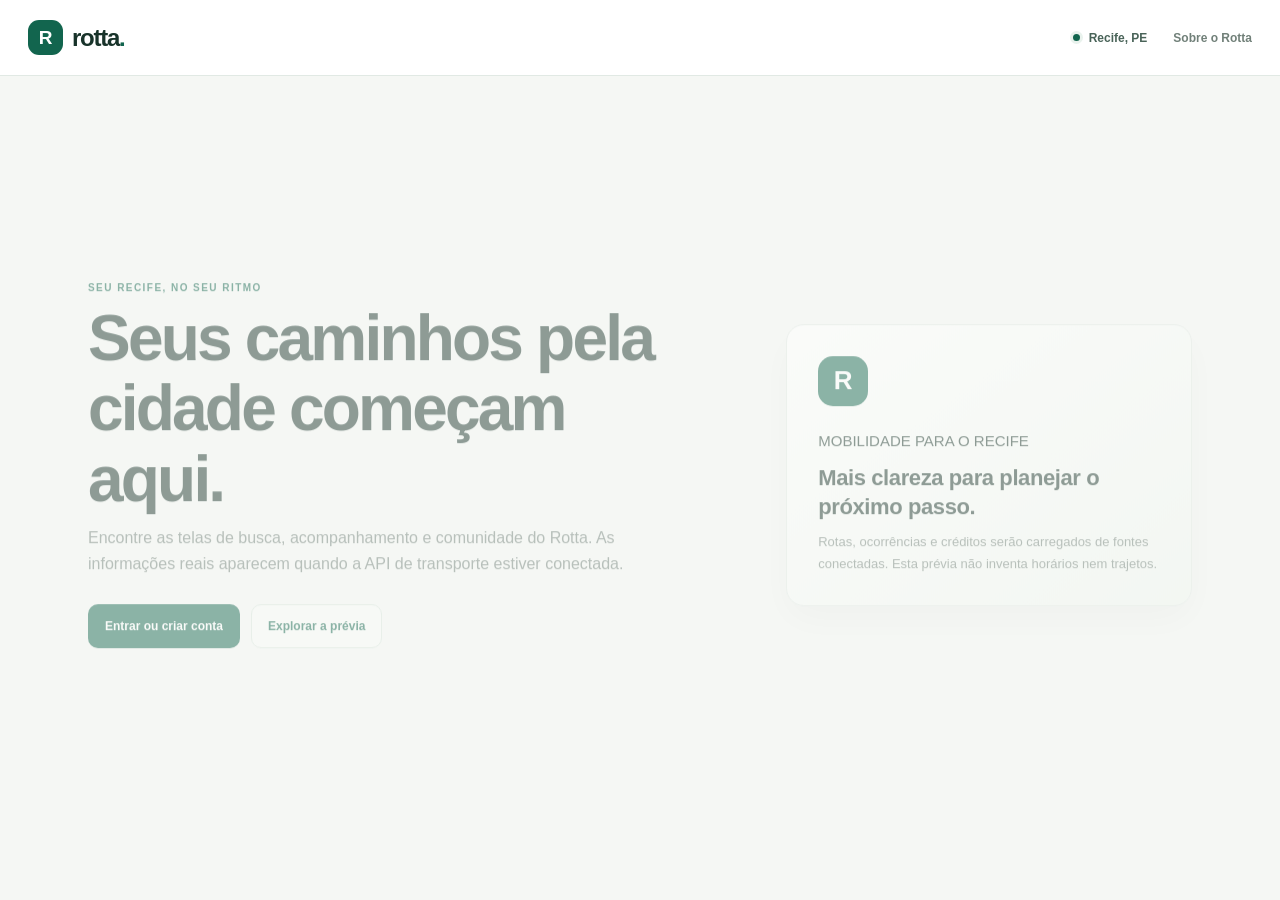
<file: index.html>
<!doctype html>
<html lang="pt-BR"><head><meta charset="utf-8"><meta name="viewport" content="width=device-width, initial-scale=1"><meta http-equiv="refresh" content="0; url=FrontEnd/index.html"><title>Rotta</title></head><body><p>Abrindo o <a href="FrontEnd/index.html">Rotta</a>…</p></body></html>
</file>
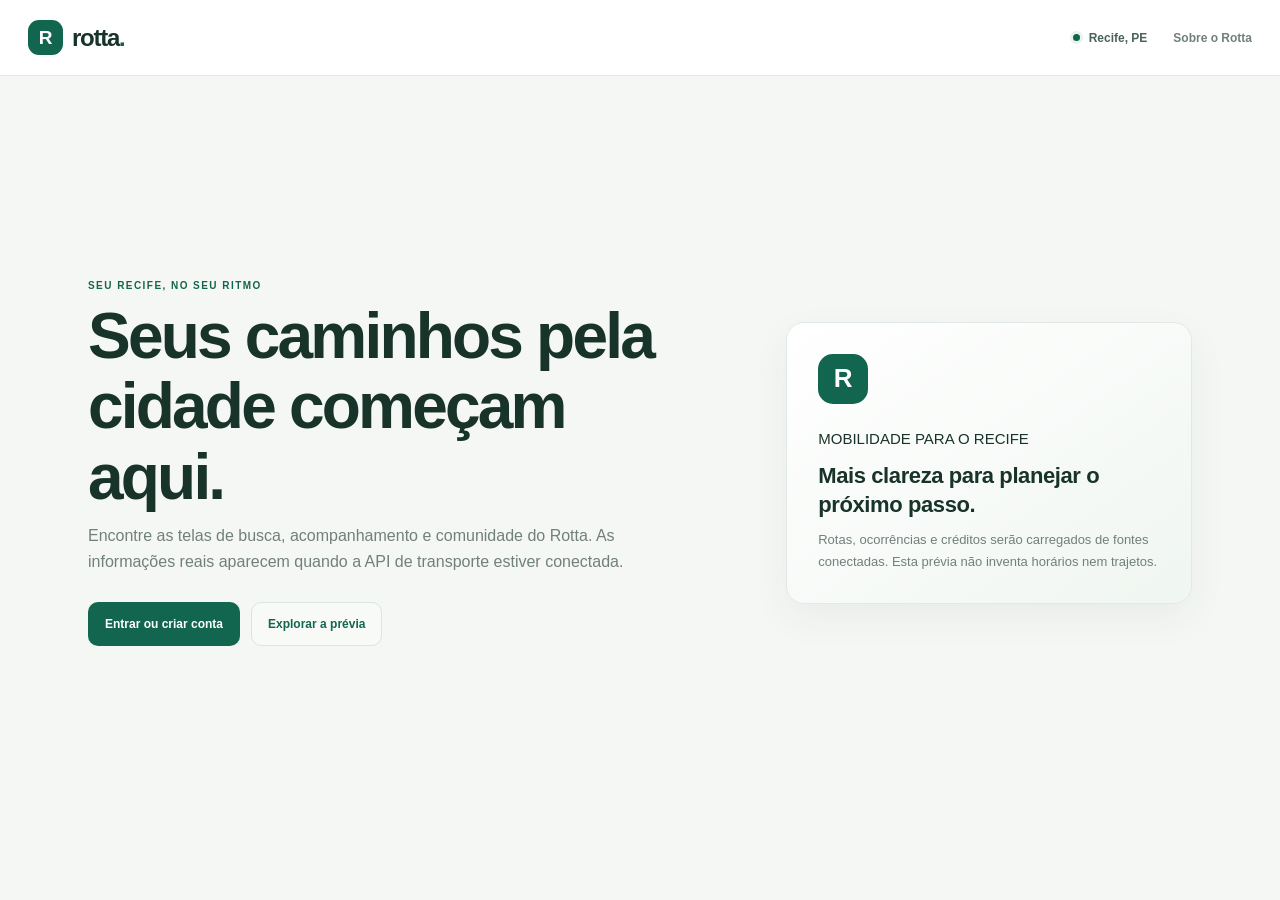
<file: FrontEnd/index.html>
<!doctype html>
<html lang="pt-BR">
  <head>
    <meta charset="utf-8">
    <meta name="viewport" content="width=device-width, initial-scale=1">
    <meta name="theme-color" content="#f5f7f4">
    <meta name="description" content="Planeje e acompanhe seus deslocamentos pelo Recife com o Rotta.">
    <title>Rotta — Seu Recife, no seu ritmo</title>
    
    <link rel="stylesheet" href="styles.css">
    <script src="js/ui.js" defer></script>
    <script src="pages/welcome.js" defer></script>
    <script src="pages/auth.js" defer></script>
    <script src="pages/home.js" defer></script>
    <script src="pages/destination.js" defer></script>
    <script src="pages/comparison.js" defer></script>
    <script src="pages/route-details.js" defer></script>
    <script src="pages/tracking.js" defer></script>
    <script src="pages/incidents.js" defer></script>
    <script src="pages/incident-form.js" defer></script>
    <script src="pages/incident-sent.js" defer></script>
    <script src="pages/community-incident.js" defer></script>
    <script src="pages/wallet.js" defer></script>
    <script src="pages/profile.js" defer></script>
    <script src="js/app.js" defer></script>
  </head>
  <body>
    <a class="skip-link" href="#screen-root">Pular para o conteúdo</a>

    <header class="topbar">
      <a class="brand" href="#home" data-nav="home" aria-label="Rotta — início">
        <span class="brand-mark" aria-hidden="true">R</span>
        <span class="brand-name">rotta<span>.</span></span>
      </a>
      <span class="topbar-context"><span class="status-dot" aria-hidden="true"></span> Recife, PE</span>
      <a class="topbar-link" href="#welcome" data-nav="welcome">Sobre o Rotta</a>
    </header>

    <div class="app-layout" id="app-layout">
      <aside class="sidebar" aria-label="Navegação principal">
        <p class="sidebar-label">MENU</p>
        <nav class="sidebar-nav">
          <a href="#home" data-nav="home"><img src="assets/house.svg" alt=""><span>Início</span></a>
          <a href="#destination" data-nav="destination"><img src="assets/search.svg" alt=""><span>Buscar trajeto</span></a>
          <a href="#incidents" data-nav="incidents"><img src="assets/alert.svg" alt=""><span>Ocorrências</span></a>
          <a href="#wallet" data-nav="wallet"><img src="assets/wallet.svg" alt=""><span>Carteira</span></a>
          <a href="#profile" data-nav="profile"><img src="assets/user.svg" alt=""><span>Perfil</span></a>
        </nav>
        <div class="sidebar-note">
          <span class="sidebar-note-icon" aria-hidden="true">i</span>
          <p>Informações de trajetos e saldo dependem da integração com a API.</p>
        </div>
      </aside>

      <main class="main-content" id="screen-root" tabindex="-1" aria-live="polite" aria-atomic="true"></main>
    </div>

    <nav class="bottom-nav" aria-label="Navegação inferior">
      <a href="#home" data-nav="home"><img src="assets/house.svg" alt=""><span>Início</span></a>
      <a href="#destination" data-nav="destination"><img src="assets/search.svg" alt=""><span>Rotas</span></a>
      <a href="#incidents" data-nav="incidents"><img src="assets/alert.svg" alt=""><span>Ocorrências</span></a>
      <a href="#wallet" data-nav="wallet"><img src="assets/wallet.svg" alt=""><span>Carteira</span></a>
      <a href="#profile" data-nav="profile"><img src="assets/user.svg" alt=""><span>Perfil</span></a>
    </nav>

    <div class="toast" id="toast" role="status" aria-live="polite"></div>
  </body>
</html>
</file>
<file: FrontEnd/styles.css>
@charset "UTF-8";

:root {
  color-scheme: light;
  --green: #12654e;
  --green-deep: #0f503f;
  --green-soft: #e9f2ed;
  --ink: #18332a;
  --muted: #718079;
  --line: #e2e9e4;
  --paper: #ffffff;
  --canvas: #f5f7f4;
  --gold: #e7b24a;
  --radius-card: 18px;
  --shadow-card: 0 14px 38px rgba(27, 61, 47, 0.055);
  font-family: "Aptos", "Segoe UI", Arial, sans-serif;
  font-synthesis: none;
  text-rendering: optimizeLegibility;
}

* { box-sizing: border-box; }

html {
  min-width: 320px;
  scroll-behavior: smooth;
  scroll-padding-top: 92px;
}

body {
  min-width: 320px;
  min-height: 100vh;
  margin: 0;
  overflow-x: hidden;
  background: var(--canvas);
  color: var(--ink);
  font-size: 15px;
  -webkit-font-smoothing: antialiased;
}

button, input, select, textarea { font: inherit; }
button, a, input, select, textarea { -webkit-tap-highlight-color: transparent; }
a { color: inherit; }

:focus-visible {
  outline: 3px solid rgba(18, 101, 78, 0.42);
  outline-offset: 3px;
}

.skip-link {
  position: fixed;
  z-index: 30;
  top: 10px;
  left: 10px;
  padding: 10px 14px;
  border-radius: 8px;
  background: var(--green-deep);
  color: white;
  transform: translateY(-160%);
}
.skip-link:focus { transform: translateY(0); }

.topbar {
  position: sticky;
  z-index: 10;
  top: 0;
  height: 76px;
  display: flex;
  align-items: center;
  gap: 26px;
  padding: 0 max(28px, calc((100vw - 1420px) / 2));
  border-bottom: 1px solid rgba(222, 231, 225, 0.9);
  background: rgba(255, 255, 255, 0.94);
  backdrop-filter: blur(14px);
}

.brand { display: inline-flex; align-items: center; gap: 9px; flex: 0 0 auto; text-decoration: none; }
.brand-mark, .welcome-mark { display: grid; place-items: center; border-radius: 11px; background: var(--green); color: white; font-size: 19px; font-weight: 750; }
.brand-mark { width: 35px; height: 35px; }
.brand-name { color: var(--ink); font-size: 24px; font-weight: 750; letter-spacing: -1.25px; }
.brand-name span { color: var(--green); }
.topbar-context { display: inline-flex; align-items: center; gap: 9px; margin-left: auto; color: #496358; font-size: 12px; font-weight: 650; }
.status-dot { width: 7px; height: 7px; border-radius: 50%; background: var(--green); box-shadow: 0 0 0 3px var(--green-soft); }
.topbar-link { color: var(--muted); font-size: 12px; font-weight: 600; text-decoration: none; }
.topbar-link:hover, .text-link:hover { color: var(--green-deep); }

.app-layout {
  width: min(1420px, 100%);
  min-height: calc(100vh - 76px);
  display: grid;
  grid-template-columns: 228px minmax(0, 1fr);
  gap: 32px;
  margin: 0 auto;
  padding: 28px 28px 44px;
}
.app-layout.is-public { grid-template-columns: minmax(0, 1fr); max-width: 1190px; }
.app-layout.is-public .sidebar { display: none; }
.app-layout.is-public .main-content { width: 100%; margin: 0 auto; }
.app-layout.is-public ~ .bottom-nav { display: none; }

.sidebar { position: sticky; top: 104px; align-self: start; min-width: 0; padding: 15px 0; }
.sidebar-label, .section-kicker, .field-caption { margin: 0; color: var(--green); font-size: 10px; font-weight: 750; letter-spacing: 1.35px; }
.sidebar-label { padding: 0 14px; color: #89958d; }
.sidebar-nav { display: grid; gap: 5px; margin-top: 14px; }
.sidebar-nav a, .bottom-nav a { display: flex; align-items: center; gap: 12px; border-radius: 11px; color: #67786e; font-size: 13px; font-weight: 600; text-decoration: none; transition: color 140ms ease, background 140ms ease; }
.sidebar-nav a { min-height: 46px; padding: 0 13px; }
.sidebar-nav a img, .bottom-nav img { width: 18px; height: 18px; flex: 0 0 auto; opacity: 0.75; }
.sidebar-nav a:hover, .sidebar-nav a.is-current { background: #eaf3ed; color: var(--green); }
.sidebar-nav a.is-current img, .bottom-nav a.is-current img { opacity: 1; }
.sidebar-note { display: flex; align-items: flex-start; gap: 10px; margin: 32px 5px 0; padding: 13px 12px; border: 1px solid #e5ece7; border-radius: 12px; background: rgba(255, 255, 255, 0.65); }
.sidebar-note-icon { width: 19px; height: 19px; display: grid; place-items: center; flex: 0 0 auto; border-radius: 50%; background: #e8f1eb; color: var(--green); font-size: 12px; font-weight: 750; }
.sidebar-note p, .notice-copy { margin: 0; color: #77857d; font-size: 10px; line-height: 1.55; }
.main-content { min-width: 0; padding: 19px 0 0; }

.screen { width: 100%; min-width: 0; animation: screen-enter 180ms ease both; }
@keyframes screen-enter { from { opacity: 0; transform: translateY(4px); } to { opacity: 1; transform: translateY(0); } }
.page-heading { margin: 0 0 25px; }
.page-heading .eyebrow, .welcome-copy .eyebrow { margin: 0 0 10px; color: var(--green); font-size: 10px; font-weight: 750; letter-spacing: 1.45px; }
.page-heading h1, .welcome-copy h1 { margin: 0; color: var(--ink); font-size: clamp(32px, 3.2vw, 43px); font-weight: 730; letter-spacing: -1.65px; line-height: 1.1; }
.page-description { max-width: 700px; margin: 11px 0 0; color: var(--muted); font-size: 14px; line-height: 1.6; }
.panel { min-width: 0; border: 1px solid var(--line); border-radius: var(--radius-card); background: var(--paper); box-shadow: var(--shadow-card); }

.button {
  min-height: 44px;
  display: inline-flex;
  align-items: center;
  justify-content: center;
  gap: 9px;
  padding: 0 16px;
  border: 1px solid transparent;
  border-radius: 10px;
  font-size: 12px;
  font-weight: 700;
  line-height: 1.25;
  text-align: center;
  text-decoration: none;
  cursor: pointer;
  transition: background 150ms ease, border-color 150ms ease, color 150ms ease, transform 150ms ease;
}
.button:hover { transform: translateY(-1px); }
.button-primary { background: var(--green); color: white; }
.button-primary:hover { background: var(--green-deep); }
.button-secondary { border-color: #d8e6dc; background: #f8faf8; color: var(--green); }
.button-secondary:hover { border-color: #a8c3b5; background: #edf5ef; }
.button-wide { width: 100%; }
.text-link { display: inline-flex; align-items: center; color: var(--green); font-size: 12px; font-weight: 700; text-decoration: none; }

.welcome-layout { min-height: min(680px, calc(100vh - 150px)); display: grid; grid-template-columns: minmax(0, 1.2fr) minmax(280px, 0.8fr); align-items: center; gap: clamp(36px, 7vw, 100px); padding: 34px 15px; }
.welcome-copy h1 { max-width: 720px; font-size: clamp(42px, 5vw, 65px); letter-spacing: -2.8px; }
.welcome-copy .page-description { max-width: 580px; font-size: 16px; }
.welcome-actions, .tracking-actions, .profile-links, .form-actions { display: flex; flex-wrap: wrap; align-items: center; gap: 11px; }
.welcome-actions { margin-top: 28px; }
.welcome-panel { padding: 31px; background: linear-gradient(145deg, #fff, #f0f6f1); }
.welcome-mark { width: 50px; height: 50px; margin-bottom: 26px; border-radius: 15px; font-size: 26px; }
.welcome-panel h2 { margin: 10px 0; font-size: 22px; letter-spacing: -0.4px; line-height: 1.3; }
.welcome-panel > p:last-child { margin: 0; color: var(--muted); font-size: 13px; line-height: 1.65; }

.auth-panel { width: min(480px, 100%); margin: 0 auto; padding: 27px 30px 25px; }
.tab-list { display: grid; grid-template-columns: repeat(2, 1fr); gap: 5px; margin-bottom: 25px; padding: 4px; border-radius: 11px; background: #f1f5f2; }
.tab-button { min-height: 39px; border: 0; border-radius: 8px; background: transparent; color: #728178; font-size: 12px; font-weight: 650; cursor: pointer; }
.tab-button.is-active { background: white; color: var(--green); box-shadow: 0 2px 8px rgba(25, 55, 42, 0.07); }
.auth-panel h2 { margin: 0; font-size: 23px; letter-spacing: -0.6px; }
.form-intro { margin: 8px 0 21px; color: var(--muted); font-size: 12px; line-height: 1.6; }
.stacked-form { display: grid; gap: 16px; }
.stacked-form > label, .select-label { display: grid; gap: 8px; color: #52645a; font-size: 12px; font-weight: 650; }
.stacked-form input, .stacked-form select, .stacked-form textarea, .destination-layout select { width: 100%; min-width: 0; min-height: 47px; padding: 11px 13px; border: 1px solid #dfe8e2; border-radius: 9px; background: #fbfcfb; color: var(--ink); font-size: 13px; font-weight: 400; }
.stacked-form textarea { min-height: 130px; resize: vertical; line-height: 1.5; }
.stacked-form input:focus, .stacked-form select:focus, .stacked-form textarea:focus, .destination-layout select:focus, .quick-search input:focus, .search-field input:focus { border-color: #85b09e; outline: 0; box-shadow: 0 0 0 3px rgba(18, 101, 78, 0.08); }
.stacked-form input::placeholder, .stacked-form textarea::placeholder { color: #8a968e; opacity: 1; }
.auth-panel .text-link { margin-top: 15px; }
.integration-note { display: flex; align-items: flex-start; gap: 8px; margin: 14px 0 0; color: #75847b; font-size: 10px; line-height: 1.55; }
.integration-note img { width: 15px; height: 15px; flex: 0 0 auto; }

.home-heading { display: grid; grid-template-columns: minmax(0, 1fr) minmax(310px, 450px); align-items: end; gap: 25px; margin-bottom: 26px; }
.home-heading .page-heading { margin: 0; }
.home-heading .page-heading h1 { font-size: clamp(34px, 4vw, 46px); }
.quick-search { min-width: 0; height: 54px; display: flex; align-items: center; gap: 11px; padding: 0 7px 0 15px; border: 1px solid #dfe8e2; border-radius: 13px; background: white; box-shadow: 0 8px 24px rgba(27, 61, 47, 0.05); }
.quick-search > img, .search-field > img { width: 18px; height: 18px; flex: 0 0 auto; }
.quick-search input, .search-field input { width: 100%; min-width: 0; height: 100%; border: 0; outline: 0; background: transparent; color: var(--ink); font-size: 13px; }
.quick-search .button { min-height: 40px; padding-inline: 14px; }

.home-grid, .destination-layout, .route-detail-grid, .tracking-grid, .wallet-grid, .profile-grid { display: grid; grid-template-columns: minmax(0, 1.55fr) minmax(280px, 0.85fr); align-items: start; gap: 23px; }
.home-main-column, .home-side-column { min-width: 0; display: grid; align-content: start; gap: 20px; }
.map-card, .destination-aside, .map-panel { padding: 21px; }
.section-heading { display: flex; align-items: center; justify-content: space-between; gap: 15px; }
.section-heading h2, .shortcut-card h2, .transaction-panel h2, .profile-card h2, .impact-card h2 { margin: 6px 0 0; color: var(--ink); font-size: 18px; font-weight: 690; letter-spacing: -0.4px; }
.status-pill { min-height: 27px; display: inline-flex; align-items: center; padding: 0 10px; border: 1px solid #e2e9e4; border-radius: 999px; background: #fbfcfb; color: #687a6f; font-size: 10px; font-weight: 650; white-space: nowrap; }

/* Empty container reserved for the future map/API integration. */
.map-slot { min-height: 290px; display: flex; flex-direction: column; align-items: center; justify-content: center; gap: 7px; margin-top: 17px; padding: 22px; border: 1px dashed #b9c9be; border-radius: 14px; background: #f8faf8; text-align: center; }
.map-slot-title, .map-slot-copy { margin: 0; }
.map-slot-title { color: #50685b; font-size: 13px; font-weight: 650; }
.map-slot-copy { color: #819087; font-size: 11px; line-height: 1.5; }
.transport-section { padding: 2px 1px 0; }
.section-hint { color: #89958d; font-size: 10px; }
.mode-options { display: flex; flex-wrap: wrap; gap: 9px; margin-top: 12px; }
.mode-option { min-height: 44px; position: relative; display: inline-flex; align-items: center; gap: 8px; padding: 0 12px; border: 1px solid #dfe8e2; border-radius: 11px; background: white; color: #53675c; font-size: 12px; font-weight: 600; cursor: pointer; user-select: none; transition: background 140ms ease, border-color 140ms ease, color 140ms ease; }
.mode-option:hover { border-color: #a8c3b5; }
.mode-option > input { position: absolute; inset: 0; width: 100%; height: 100%; margin: 0; opacity: 0; cursor: pointer; }
.mode-option > img { width: 17px; height: 17px; object-fit: contain; }
.mode-check { width: 14px; height: 14px; border: 1px solid #bdcbc1; border-radius: 50%; background: white; }
.mode-option:has(input:checked) { border-color: #b8d3c3; background: #eff7f1; color: var(--green); }
.mode-option input:checked ~ .mode-check { border: 4px solid var(--green); }
.mode-option input:focus-visible ~ .mode-check { outline: 3px solid rgba(18, 101, 78, 0.3); outline-offset: 2px; }

.balance-card { min-height: 192px; position: relative; overflow: hidden; padding: 22px; border: 1px solid #d0e4d7; border-radius: var(--radius-card); background: linear-gradient(135deg, #e6f2e9, #d7eadc 72%, #c9e2d2); color: #174c3a; }
.balance-card::after { position: absolute; right: -56px; bottom: -79px; width: 190px; height: 190px; border: 1px solid rgba(18, 101, 78, 0.11); border-radius: 50%; box-shadow: 0 0 0 22px rgba(255, 255, 255, 0.08), 0 0 0 46px rgba(255, 255, 255, 0.08); content: ""; }
.balance-card > * { position: relative; z-index: 1; }
.balance-value { margin: 15px 0 2px; color: #174c3a; font-size: 48px; font-weight: 740; letter-spacing: -2px; line-height: 1; }
.balance-card .muted-copy, .balance-card > p:last-of-type { margin: 6px 0 15px; color: #547563; font-size: 11px; line-height: 1.45; }
.balance-card .text-link { font-size: 11px; }
.shortcut-card { padding: 20px; }
.shortcut-list { display: grid; gap: 4px; margin-top: 15px; }
.shortcut-link { min-height: 43px; display: flex; align-items: center; gap: 10px; border-top: 1px solid #edf1ee; color: #53675c; font-size: 12px; font-weight: 600; text-decoration: none; }
.shortcut-link > img { width: 17px; height: 17px; }
.shortcut-link > span:nth-child(2) { flex: 1; }
.shortcut-link:hover { color: var(--green); }
.notice-copy { padding-inline: 4px; }

.form-panel { padding: 25px; }
.destination-layout { grid-template-columns: minmax(0, 1.15fr) minmax(270px, 0.85fr); }
.destination-layout .form-panel { padding: 24px; }
.mode-fieldset { min-width: 0; margin: 1px 0 0; padding: 0; border: 0; }
.mode-fieldset legend { margin-bottom: 1px; color: #52645a; font-size: 12px; font-weight: 650; }
.mode-fieldset .mode-options { margin-top: 10px; }
.destination-layout .select-label { margin-bottom: -9px; }
.destination-aside h2 { margin: 9px 0; font-size: 20px; letter-spacing: -0.4px; }
.muted-copy { color: var(--muted); font-size: 12px; line-height: 1.6; }
.destination-aside .map-slot, .map-panel .map-slot { min-height: 246px; }
.query-summary { display: grid; grid-template-columns: minmax(130px, 1fr) 28px minmax(130px, 1fr) auto; align-items: center; gap: 15px; padding: 16px 19px; margin-bottom: 19px; }
.query-summary > div { min-width: 0; display: grid; gap: 6px; }
.query-summary strong { overflow: hidden; color: #314e40; font-size: 13px; font-weight: 650; text-overflow: ellipsis; white-space: nowrap; }
.field-caption { color: #849087; font-size: 9px; }
.query-arrow { color: #799285; font-size: 18px; text-align: center; }
.results-panel { min-height: 350px; display: flex; flex-direction: column; align-items: center; justify-content: center; padding: 30px 24px 22px; text-align: center; }
.empty-state { width: 100%; display: flex; flex-direction: column; align-items: center; justify-content: center; text-align: center; }
.empty-state-icon { width: 52px; height: 52px; display: grid; place-items: center; margin-bottom: 12px; border: 1px solid #e0e9e3; border-radius: 15px; background: #f2f7f3; }
.empty-state-icon img { width: 22px; height: 22px; }
.empty-state h2 { max-width: 500px; margin: 0; color: #2a4639; font-size: 17px; font-weight: 680; letter-spacing: -0.25px; line-height: 1.4; }
.empty-state p { max-width: 520px; margin: 8px 0 0; color: #7d8a82; font-size: 12px; line-height: 1.65; }
.preview-path-links { display: flex; flex-wrap: wrap; align-items: center; justify-content: center; gap: 12px; margin-top: 24px; padding-top: 19px; border-top: 1px solid #edf1ee; color: #77857d; font-size: 11px; }
.preview-path-links p { margin: 0; }
.route-detail-grid, .tracking-grid { grid-template-columns: minmax(0, 1.1fr) minmax(280px, 0.9fr); }
.detail-card, .tracking-status-card { padding: 23px; }
.detail-status, .sent-heading, .balance-card-top { display: flex; align-items: center; justify-content: space-between; gap: 13px; }
.route-endpoints { display: grid; gap: 0; margin: 25px 0 10px; }
.route-endpoints > div:not(.endpoint-line) { display: flex; align-items: center; gap: 12px; }
.route-endpoints small, .route-endpoints strong { display: block; }
.route-endpoints small { margin-bottom: 4px; color: #839087; font-size: 9px; font-weight: 750; letter-spacing: 1px; }
.route-endpoints strong { color: #385446; font-size: 12px; font-weight: 650; }
.endpoint-dot { width: 13px; height: 13px; flex: 0 0 auto; border: 4px solid #dfeee4; border-radius: 50%; background: var(--green); }
.destination-dot { border-color: #f4ebd6; background: var(--gold); }
.endpoint-line { width: 2px; height: 20px; margin: 2px 0 2px 5px; background: #d9e5dc; }
.detail-card .empty-state, .tracking-status-card .empty-state, .transaction-panel .empty-state, .impact-card .empty-state { min-height: 205px; }
.map-panel .section-kicker { margin-bottom: 16px; }
.detail-card > .button { margin-top: 16px; }
.tracking-status-card .empty-state { margin-top: 20px; }
.tracking-actions { margin-top: 10px; }

.incident-toolbar { display: flex; align-items: center; justify-content: space-between; gap: 14px; margin-bottom: 11px; }
.search-field { min-width: 220px; max-width: 410px; height: 44px; display: flex; align-items: center; gap: 10px; flex: 1; padding: 0 12px; border: 1px solid #dfe8e2; border-radius: 10px; background: white; }
.search-field input:disabled { color: #88958d; cursor: not-allowed; }
.screen > .integration-note { margin: 0 0 15px; }
.incident-list-panel { min-height: 340px; display: flex; flex-direction: column; align-items: center; justify-content: center; padding: 25px; }
.incident-list-panel .preview-path-links { margin-top: 12px; }
.incident-form-panel { max-width: 820px; }
.incident-form-panel input[type="file"] { padding: 8px; background: white; }
.field-help { color: #839087; font-size: 10px; font-weight: 400; line-height: 1.5; }
.form-actions { justify-content: flex-end; margin-top: 2px; }
.sent-panel { max-width: 820px; padding: 24px; }
.sent-heading img { width: 26px; height: 26px; }
.status-pending { border-color: #ecd9a9; background: #fff9e9; color: #8a6a1c; }
.summary-list { display: grid; gap: 0; margin: 24px 0 0; }
.summary-list > div { display: grid; grid-template-columns: 150px minmax(0, 1fr); gap: 16px; padding: 12px 0; border-top: 1px solid #edf1ee; }
.summary-list dt { color: #78877e; font-size: 11px; font-weight: 650; }
.summary-list dd { min-width: 0; margin: 0; color: #334e41; font-size: 12px; line-height: 1.55; overflow-wrap: anywhere; }
.notice-block { margin: 22px 0; padding: 12px 14px; border-left: 3px solid #dcb75e; border-radius: 0 8px 8px 0; background: #fff9ec; color: #7a693e; font-size: 11px; line-height: 1.55; }

.wallet-grid { grid-template-columns: minmax(260px, 0.8fr) minmax(0, 1.2fr); }
.balance-card-large { min-height: 250px; padding: 25px; }
.balance-card-large .balance-value { margin-top: 31px; font-size: 62px; }
.balance-card-large > p:last-child { max-width: 245px; margin-top: 10px; }
.balance-card-top > img { width: 22px; height: 22px; }
.transaction-panel { min-height: 250px; padding: 22px; }
.transaction-panel .empty-state { min-height: 185px; }
.profile-grid { grid-template-columns: minmax(0, 1fr) minmax(300px, 0.9fr); }
.profile-card, .impact-card { min-height: 235px; padding: 23px; }
.profile-card { display: grid; grid-template-columns: 58px minmax(0, 1fr); align-items: center; column-gap: 15px; }
.profile-card .button { grid-column: 1 / -1; margin-top: 16px; }
.profile-avatar { width: 58px; height: 58px; display: grid; place-items: center; border: 1px solid #d8e7de; border-radius: 50%; background: #e9f2ed; color: var(--green); font-size: 23px; font-weight: 650; }
.profile-card .muted-copy { margin: 7px 0 0; }
.impact-card .empty-state { min-height: 150px; }
.profile-links { margin-top: 19px; }
.bottom-nav { display: none; }

.toast { position: fixed; z-index: 40; right: 22px; bottom: 22px; width: min(430px, calc(100% - 44px)); padding: 13px 16px; border: 1px solid rgba(255, 255, 255, 0.12); border-radius: 11px; background: #183c2f; color: white; box-shadow: 0 12px 32px rgba(19, 48, 36, 0.2); font-size: 12px; line-height: 1.5; opacity: 0; pointer-events: none; transform: translateY(10px); transition: opacity 180ms ease, transform 180ms ease; }
.toast.is-visible { opacity: 1; transform: translateY(0); }
.visually-hidden { position: absolute; width: 1px; height: 1px; padding: 0; margin: -1px; overflow: hidden; clip: rect(0, 0, 0, 0); white-space: nowrap; border: 0; }

@media (max-width: 1050px) {
  .app-layout { grid-template-columns: 194px minmax(0, 1fr); gap: 24px; padding-inline: 22px; }
  .home-heading { grid-template-columns: minmax(0, 1fr) minmax(260px, 370px); gap: 18px; }
  .home-grid, .destination-layout, .route-detail-grid, .tracking-grid, .wallet-grid, .profile-grid { grid-template-columns: minmax(0, 1fr); }
  .home-side-column { grid-template-columns: repeat(2, minmax(0, 1fr)); align-items: stretch; }
  .home-side-column .notice-copy { grid-column: 1 / -1; }
  .destination-aside { display: none; }
}

@media (max-width: 760px) {
  html { scroll-padding-top: 76px; }
  body { padding-bottom: calc(78px + env(safe-area-inset-bottom)); }
  .topbar { height: 64px; gap: 12px; padding-inline: 17px; }
  .brand-mark { width: 31px; height: 31px; border-radius: 10px; font-size: 17px; }
  .brand-name { font-size: 22px; }
  .topbar-context { gap: 8px; font-size: 10px; }
  .topbar-link { display: none; }
  .app-layout, .app-layout.is-public { min-height: calc(100vh - 64px); display: block; padding: 21px 16px 24px; }
  .sidebar { display: none; }
  .main-content { padding-top: 5px; }
  .page-heading { margin-bottom: 20px; }
  .page-heading h1, .welcome-copy h1 { font-size: 32px; letter-spacing: -1.25px; }
  .page-description { margin-top: 8px; font-size: 12px; }
  .welcome-layout { min-height: unset; grid-template-columns: minmax(0, 1fr); gap: 25px; padding: 27px 0 12px; }
  .welcome-copy h1 { max-width: 520px; font-size: 38px; }
  .welcome-copy .page-description { font-size: 13px; }
  .welcome-panel { padding: 21px; }
  .welcome-mark { width: 42px; height: 42px; margin-bottom: 18px; font-size: 21px; }
  .welcome-panel h2 { font-size: 19px; }
  .welcome-actions { align-items: stretch; flex-direction: column; margin-top: 21px; }
  .welcome-actions .button { width: 100%; }
  .auth-panel, .form-panel, .detail-card, .tracking-status-card, .map-card, .destination-aside, .map-panel, .transaction-panel, .profile-card, .impact-card, .sent-panel { padding: 18px; border-radius: 15px; }
  .auth-panel { margin-bottom: 10px; }
  .home-heading { grid-template-columns: minmax(0, 1fr); gap: 15px; margin-bottom: 19px; }
  .home-heading .page-heading h1 { font-size: 31px; }
  .home-heading .page-heading .eyebrow { font-size: 9px; }
  .quick-search { height: 50px; gap: 9px; padding-left: 12px; }
  .quick-search input { font-size: 12px; }
  .quick-search .button { min-height: 38px; padding-inline: 11px; }
  .home-grid { display: flex; flex-direction: column; gap: 0; }
  .home-main-column, .home-side-column { display: contents; }
  .map-card { order: 1; width: 100%; }
  .section-heading { align-items: flex-start; gap: 8px; }
  .section-heading h2 { font-size: 15px; }
  .status-pill { min-height: 24px; padding-inline: 8px; font-size: 9px; }
  .map-slot { min-height: 236px; margin-top: 12px; padding: 16px; }
  .map-slot-title { font-size: 12px; }
  .map-slot-copy { font-size: 10px; }
  .transport-section { order: 2; width: 100%; margin: 19px 0; }
  .section-hint { max-width: 112px; text-align: right; font-size: 9px; line-height: 1.4; }
  .mode-options { gap: 7px; margin-top: 10px; }
  .mode-option { min-height: 40px; gap: 6px; padding-inline: 8px; border-radius: 9px; font-size: 10px; }
  .mode-option > img { width: 15px; height: 15px; }
  .mode-check { width: 12px; height: 12px; }
  .mode-option input:checked ~ .mode-check { border-width: 3px; }
  .balance-card { order: 3; width: 100%; min-height: 170px; margin-bottom: 13px; padding: 18px; border-radius: 15px; }
  .balance-value { margin-top: 12px; font-size: 43px; }
  .shortcut-card { order: 4; width: 100%; margin-bottom: 12px; padding: 17px; }
  .home-side-column .notice-copy { order: 5; width: 100%; margin-bottom: 15px; }
  .destination-layout, .route-detail-grid, .tracking-grid, .wallet-grid, .profile-grid { grid-template-columns: minmax(0, 1fr); gap: 15px; }
  .destination-layout .form-panel { padding: 18px; }
  .destination-aside { display: none; }
  .query-summary { grid-template-columns: minmax(0, 1fr) 20px minmax(0, 1fr); gap: 7px; padding: 14px; }
  .query-summary strong { font-size: 11px; }
  .query-summary .button { grid-column: 1 / -1; width: 100%; }
  .results-panel { min-height: 310px; padding: 22px 16px 18px; }
  .empty-state h2 { font-size: 15px; }
  .empty-state p { font-size: 11px; }
  .preview-path-links { flex-direction: column; gap: 9px; }
  .incident-toolbar { align-items: stretch; flex-direction: column; }
  .incident-toolbar > .button, .search-field { width: 100%; max-width: none; }
  .incident-list-panel { min-height: 320px; padding: 18px; }
  .form-actions { align-items: stretch; flex-direction: column-reverse; }
  .form-actions .button { width: 100%; }
  .summary-list > div { grid-template-columns: 95px minmax(0, 1fr); gap: 10px; }
  .balance-card-large { min-height: 200px; }
  .balance-card-large .balance-value { margin-top: 24px; font-size: 54px; }
  .profile-card { grid-template-columns: 48px minmax(0, 1fr); column-gap: 12px; }
  .profile-avatar { width: 48px; height: 48px; }
  .profile-links { align-items: stretch; flex-direction: column; }
  .bottom-nav { position: fixed; z-index: 20; right: 0; bottom: 0; left: 0; min-height: calc(68px + env(safe-area-inset-bottom)); display: grid; grid-template-columns: repeat(5, minmax(0, 1fr)); align-items: center; padding: 6px 6px calc(6px + env(safe-area-inset-bottom)); border-top: 1px solid #e3eae5; background: rgba(255, 255, 255, 0.96); box-shadow: 0 -8px 22px rgba(27, 61, 47, 0.05); backdrop-filter: blur(12px); }
  .bottom-nav a { min-width: 0; min-height: 49px; display: flex; flex-direction: column; justify-content: center; gap: 4px; border-radius: 9px; color: #89958d; font-size: 8px; font-weight: 600; }
  .bottom-nav a img { width: 18px; height: 18px; }
  .bottom-nav a.is-current { color: var(--green); }
  .toast { right: 14px; bottom: calc(80px + env(safe-area-inset-bottom)); width: calc(100% - 28px); }
}

@media (max-width: 370px) {
  .app-layout, .app-layout.is-public { padding-inline: 13px; }
  .topbar { padding-inline: 13px; }
  .topbar-context { font-size: 9px; }
  .brand-name { font-size: 20px; }
  .home-heading .page-heading h1 { font-size: 29px; }
  .map-card, .destination-layout .form-panel, .auth-panel { padding: 14px; }
  .mode-options { gap: 5px; }
  .mode-option { gap: 4px; padding-inline: 6px; font-size: 9px; }
  .bottom-nav a { font-size: 7px; }
}

@media (prefers-reduced-motion: reduce) {
  *, *::before, *::after { scroll-behavior: auto !important; animation-duration: 0.01ms !important; animation-iteration-count: 1 !important; transition-duration: 0.01ms !important; }
}
</file>
